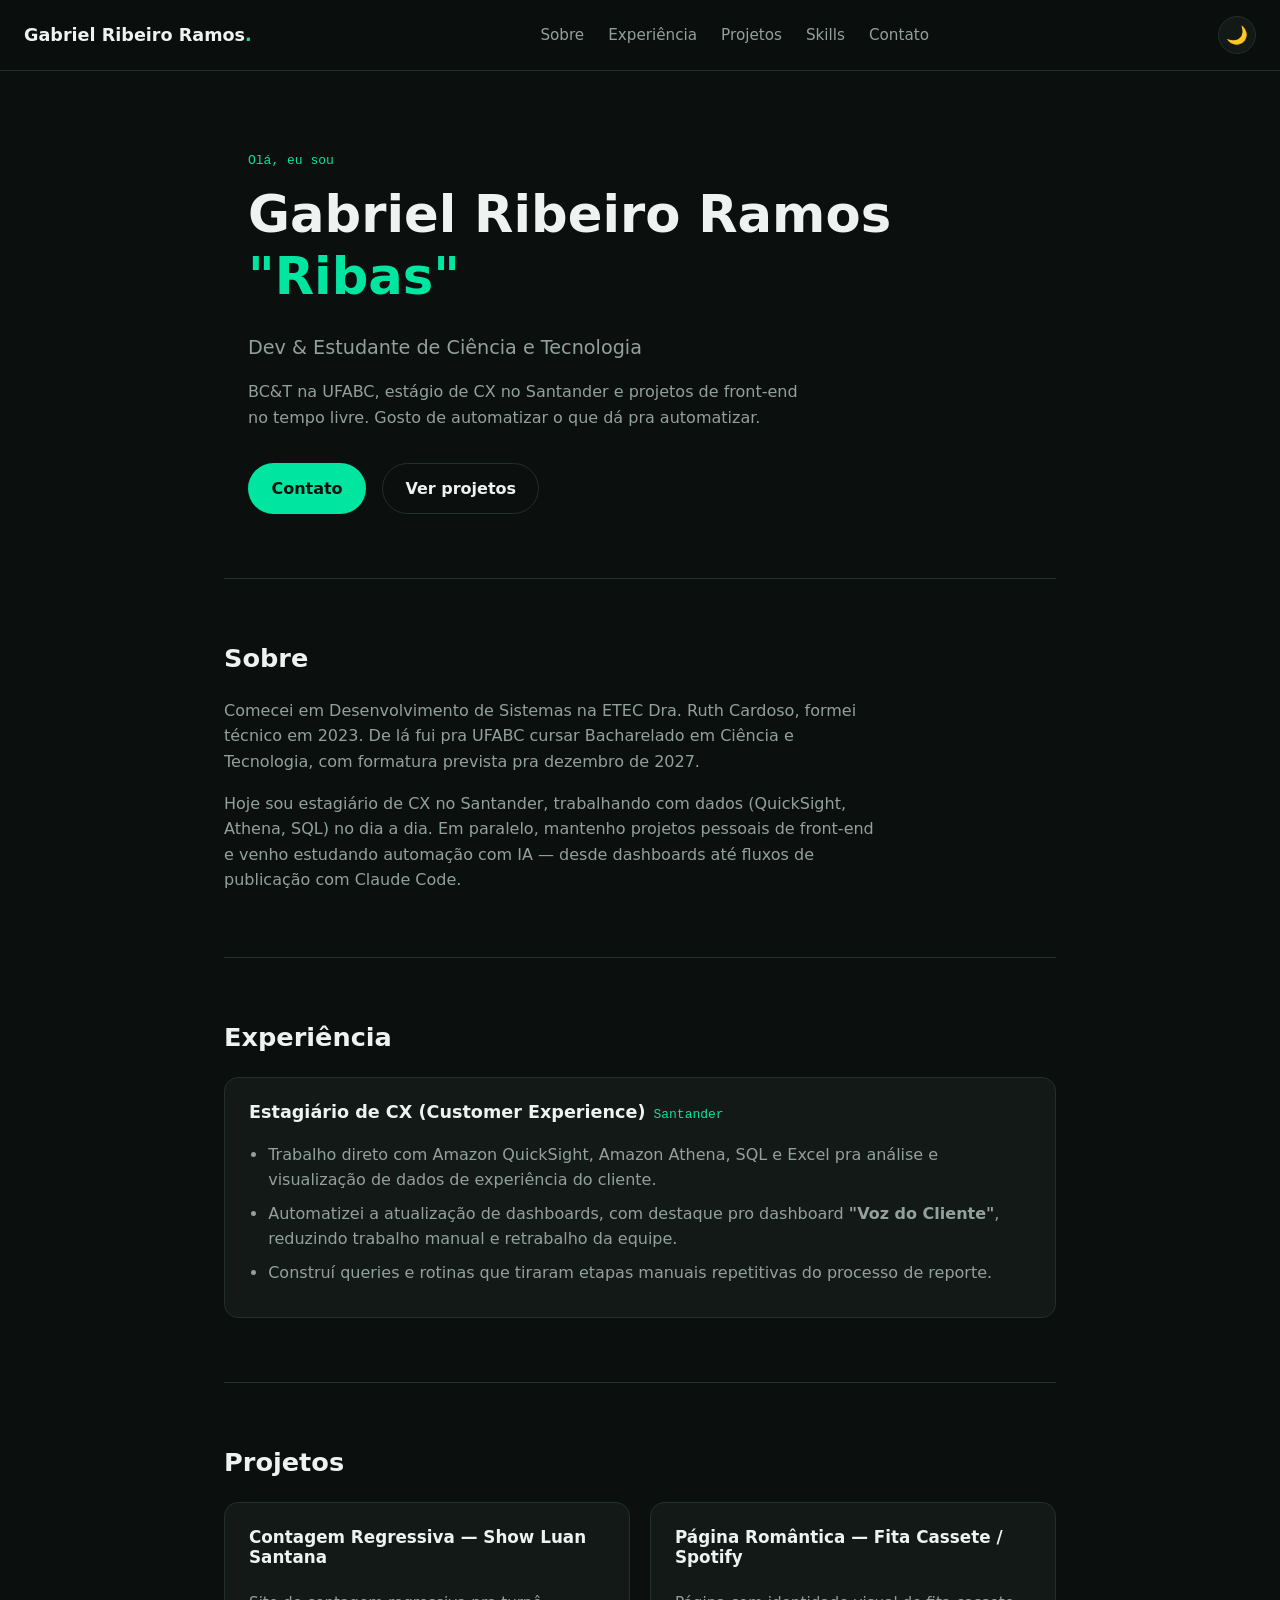
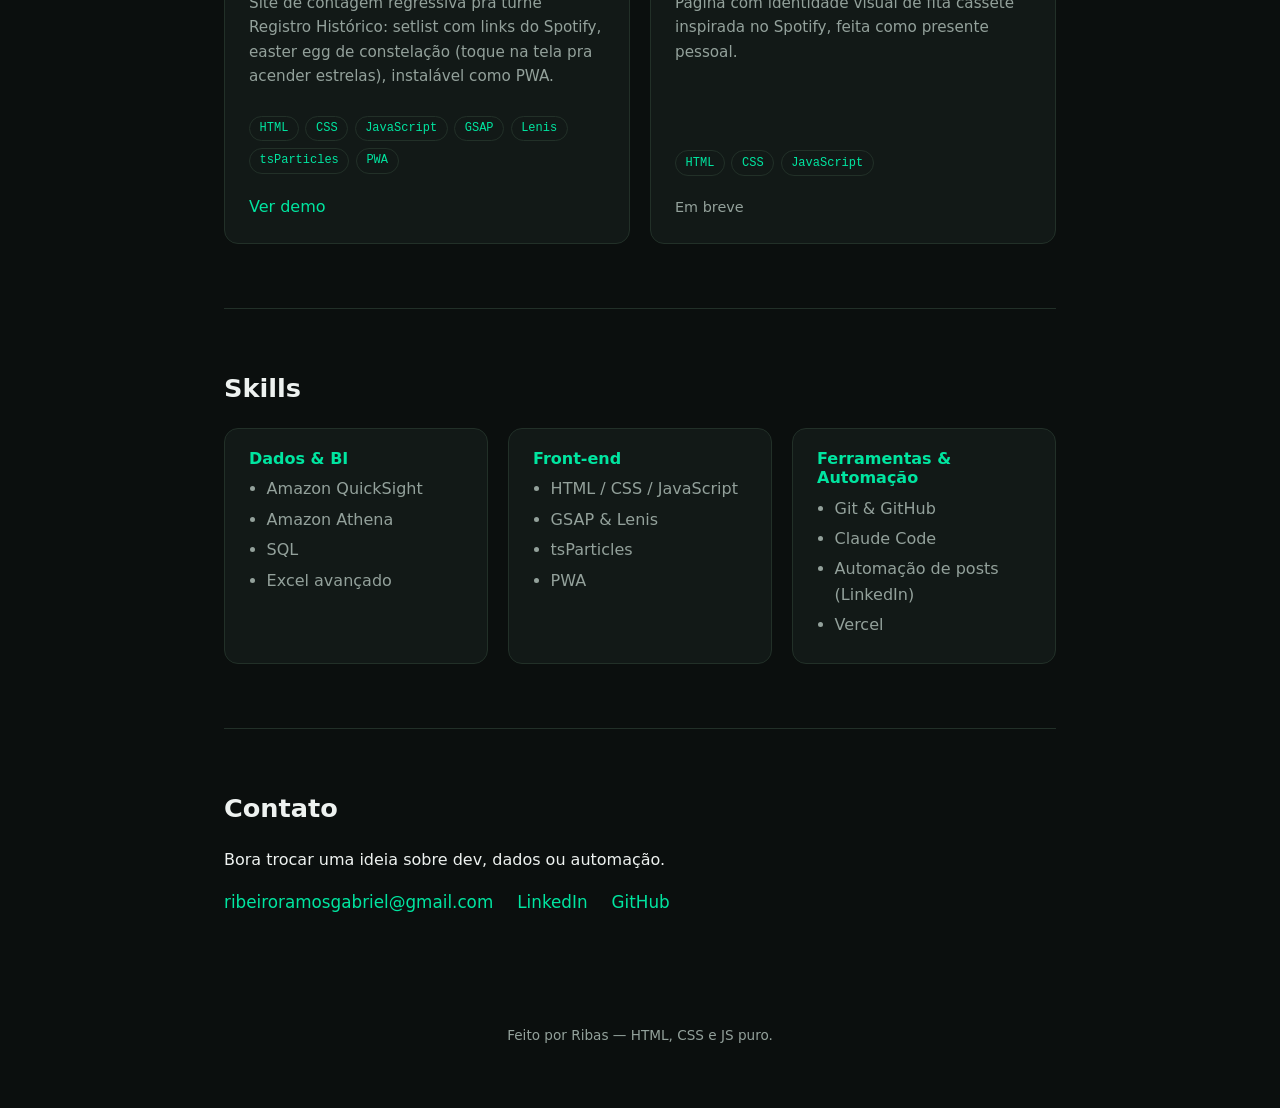
<file: index-classic.html>
<!DOCTYPE html>
<html lang="pt-BR" data-theme="dark">
<head>
<meta charset="UTF-8" />
<meta name="viewport" content="width=device-width, initial-scale=1.0" />
<title>Ribas — Dev &amp; Estudante de Ciência e Tecnologia</title>
<meta name="description" content="Portfólio de Gabriel Ribeiro Ramos (Ribas): estudante de BC&T na UFABC, estagiário de CX no Santander, dev front-end nas horas vagas." />
<meta name="theme-color" content="#0b0f0e" />

<meta property="og:type" content="website" />
<meta property="og:title" content="Ribas — Dev & Estudante de Ciência e Tecnologia" />
<meta property="og:description" content="Portfólio de Gabriel Ribeiro Ramos (Ribas): UFABC, estágio CX no Santander, projetos de front-end." />
<meta property="og:url" content="https://ribas.dev" />
<meta name="twitter:card" content="summary" />

<link rel="icon" href="data:image/svg+xml,%3Csvg xmlns='http://www.w3.org/2000/svg' viewBox='0 0 100 100'%3E%3Crect width='100' height='100' rx='20' fill='%230b0f0e'/%3E%3Ctext x='50' y='68' font-size='58' font-family='monospace' font-weight='bold' fill='%2300e5a0' text-anchor='middle'%3ER%3C/text%3E%3C/svg%3E" />

<link rel="stylesheet" href="styles-classic.css" />
</head>
<body>

<header class="topbar">
  <a class="logo" href="#top">Gabriel Ribeiro Ramos<span class="dot">.</span></a>
  <nav class="nav">
    <a href="#sobre">Sobre</a>
    <a href="#experiencia">Experiência</a>
    <a href="#projetos">Projetos</a>
    <a href="#skills">Skills</a>
    <a href="#contato">Contato</a>
  </nav>
  <button id="theme-toggle" class="theme-toggle" type="button" aria-label="Alternar tema claro/escuro">
    <span aria-hidden="true">🌙</span>
  </button>
</header>

<main>

  <section id="top" class="hero">
    <p class="eyebrow reveal">Olá, eu sou</p>
    <h1 class="reveal">Gabriel Ribeiro Ramos<br /><span class="accent">"Ribas"</span></h1>
    <p class="hero-subtitle reveal">Dev &amp; Estudante de Ciência e Tecnologia</p>
    <p class="hero-desc reveal">
      BC&amp;T na UFABC, estágio de CX no Santander e projetos de front-end
      no tempo livre. Gosto de automatizar o que dá pra automatizar.
    </p>
    <div class="hero-cta reveal">
      <a class="btn btn-primary" href="#contato">Contato</a>
      <a class="btn btn-ghost" href="#projetos">Ver projetos</a>
    </div>
  </section>

  <section id="sobre" class="section">
    <h2 class="reveal">Sobre</h2>
    <div class="about-grid">
      <p class="reveal">
        Comecei em Desenvolvimento de Sistemas na ETEC Dra. Ruth Cardoso,
        formei técnico em 2023. De lá fui pra UFABC cursar Bacharelado em
        Ciência e Tecnologia, com formatura prevista pra dezembro de 2027.
      </p>
      <p class="reveal">
        Hoje sou estagiário de CX no Santander, trabalhando com dados
        (QuickSight, Athena, SQL) no dia a dia. Em paralelo, mantenho
        projetos pessoais de front-end e venho estudando automação com IA
        — desde dashboards até fluxos de publicação com Claude Code.
      </p>
    </div>
  </section>

  <section id="experiencia" class="section">
    <h2 class="reveal">Experiência</h2>
    <article class="exp-card reveal">
      <div class="exp-head">
        <h3>Estagiário de CX (Customer Experience)</h3>
        <span class="exp-meta">Santander</span>
      </div>
      <ul class="exp-list">
        <li>Trabalho direto com Amazon QuickSight, Amazon Athena, SQL e Excel pra análise e visualização de dados de experiência do cliente.</li>
        <li>Automatizei a atualização de dashboards, com destaque pro dashboard <strong>"Voz do Cliente"</strong>, reduzindo trabalho manual e retrabalho da equipe.</li>
        <li>Construí queries e rotinas que tiraram etapas manuais repetitivas do processo de reporte.</li>
      </ul>
    </article>
  </section>

  <section id="projetos" class="section">
    <h2 class="reveal">Projetos</h2>
    <div id="projects-grid" class="projects-grid"></div>
  </section>

  <section id="skills" class="section">
    <h2 class="reveal">Skills</h2>
    <div class="skills-grid">
      <div class="skill-card reveal">
        <h3>Dados &amp; BI</h3>
        <ul>
          <li>Amazon QuickSight</li>
          <li>Amazon Athena</li>
          <li>SQL</li>
          <li>Excel avançado</li>
        </ul>
      </div>
      <div class="skill-card reveal">
        <h3>Front-end</h3>
        <ul>
          <li>HTML / CSS / JavaScript</li>
          <li>GSAP &amp; Lenis</li>
          <li>tsParticles</li>
          <li>PWA</li>
        </ul>
      </div>
      <div class="skill-card reveal">
        <h3>Ferramentas &amp; Automação</h3>
        <ul>
          <li>Git &amp; GitHub</li>
          <li>Claude Code</li>
          <li>Automação de posts (LinkedIn)</li>
          <li>Vercel</li>
        </ul>
      </div>
    </div>
  </section>

  <section id="contato" class="section contact-section">
    <h2 class="reveal">Contato</h2>
    <p class="reveal">Bora trocar uma ideia sobre dev, dados ou automação.</p>
    <div class="contact-links reveal">
      <a href="mailto:ribeiroramosgabriel@gmail.com">ribeiroramosgabriel@gmail.com</a>
      <a href="https://www.linkedin.com/in/gabriel-ribeiro-ramos-0bb00b237/" target="_blank" rel="noopener noreferrer">LinkedIn</a>
      <a href="https://github.com/ribeirou" target="_blank" rel="noopener noreferrer">GitHub</a>
    </div>
  </section>

</main>

<footer class="footer">
  <p>Feito por Ribas — HTML, CSS e JS puro.</p>
</footer>

<script src="projects-classic.js"></script>
<script src="script-classic.js"></script>
</body>
</html>
</file>
<file: styles-classic.css>
:root {
  --bg: #f6f7f6;
  --bg-elevated: #ffffff;
  --text: #10151a;
  --text-muted: #4a5560;
  --border: #dde3e0;
  --accent: #00916e;
  --accent-text: #ffffff;
  --max-width: 880px;
  --radius: 14px;
}

[data-theme="dark"] {
  --bg: #0b0f0e;
  --bg-elevated: #121917;
  --text: #eef2f0;
  --text-muted: #93a19b;
  --border: #223028;
  --accent: #00e5a0;
  --accent-text: #06140f;
}

* { box-sizing: border-box; }

html { scroll-behavior: smooth; }

body {
  margin: 0;
  background: var(--bg);
  color: var(--text);
  font-family: "Segoe UI", system-ui, -apple-system, sans-serif;
  line-height: 1.6;
  transition: background 0.2s ease, color 0.2s ease;
}

h1, h2, h3 { line-height: 1.2; margin: 0 0 0.5em; }

a { color: var(--accent); text-decoration: none; }
a:hover { text-decoration: underline; }

/* Topbar */
.topbar {
  position: sticky;
  top: 0;
  z-index: 10;
  display: flex;
  align-items: center;
  justify-content: space-between;
  padding: 1rem 1.5rem;
  background: color-mix(in srgb, var(--bg) 85%, transparent);
  backdrop-filter: blur(8px);
  border-bottom: 1px solid var(--border);
}

.logo {
  font-weight: 700;
  font-size: 1.1rem;
  color: var(--text);
}
.logo .dot { color: var(--accent); }
.logo:hover { text-decoration: none; }

.nav {
  display: none;
  gap: 1.5rem;
}
.nav a { color: var(--text-muted); font-size: 0.95rem; }
.nav a:hover { color: var(--accent); text-decoration: none; }

@media (min-width: 720px) {
  .nav { display: flex; }
}

.theme-toggle {
  background: var(--bg-elevated);
  border: 1px solid var(--border);
  border-radius: 999px;
  width: 2.4rem;
  height: 2.4rem;
  cursor: pointer;
  font-size: 1.1rem;
  display: flex;
  align-items: center;
  justify-content: center;
}

/* Layout */
main {
  max-width: var(--max-width);
  margin: 0 auto;
  padding: 0 1.5rem;
}

.section { padding: 4rem 0; border-top: 1px solid var(--border); }
.section h2 { font-size: 1.6rem; margin-bottom: 1.5rem; }

/* Hero */
.hero {
  max-width: var(--max-width);
  margin: 0 auto;
  padding: 5rem 1.5rem 4rem;
}
.eyebrow {
  color: var(--accent);
  font-family: monospace;
  margin: 0 0 0.75rem;
}
.hero h1 { font-size: clamp(2rem, 6vw, 3.2rem); }
.accent { color: var(--accent); }
.hero-subtitle {
  font-size: 1.2rem;
  color: var(--text-muted);
  margin: 0.5rem 0 1rem;
}
.hero-desc { max-width: 55ch; color: var(--text-muted); }
.hero-cta { display: flex; gap: 1rem; margin-top: 2rem; flex-wrap: wrap; }

.btn {
  display: inline-block;
  padding: 0.75rem 1.4rem;
  border-radius: 999px;
  font-weight: 600;
  border: 1px solid transparent;
}
.btn:hover { text-decoration: none; }
.btn-primary { background: var(--accent); color: var(--accent-text); }
.btn-primary:hover { opacity: 0.9; }
.btn-ghost { border-color: var(--border); color: var(--text); }
.btn-ghost:hover { border-color: var(--accent); color: var(--accent); }

/* About */
.about-grid { display: grid; gap: 1rem; color: var(--text-muted); }
.about-grid p { margin: 0; max-width: 65ch; }

/* Experience */
.exp-card {
  background: var(--bg-elevated);
  border: 1px solid var(--border);
  border-radius: var(--radius);
  padding: 1.5rem;
}
.exp-head {
  display: flex;
  flex-wrap: wrap;
  align-items: baseline;
  gap: 0.5rem;
  margin-bottom: 1rem;
}
.exp-head h3 { margin: 0; font-size: 1.1rem; }
.exp-meta { color: var(--accent); font-family: monospace; }
.exp-list { margin: 0; padding-left: 1.2rem; color: var(--text-muted); }
.exp-list li { margin-bottom: 0.5rem; }

/* Projects */
.projects-grid {
  display: grid;
  gap: 1.25rem;
  grid-template-columns: 1fr;
}
@media (min-width: 640px) {
  .projects-grid { grid-template-columns: 1fr 1fr; }
}

.project-card {
  background: var(--bg-elevated);
  border: 1px solid var(--border);
  border-radius: var(--radius);
  padding: 1.5rem;
  display: flex;
  flex-direction: column;
}
.project-card h3 { font-size: 1.05rem; }
.project-card p { color: var(--text-muted); font-size: 0.95rem; flex-grow: 1; }

.stack-list {
  list-style: none;
  display: flex;
  flex-wrap: wrap;
  gap: 0.4rem;
  padding: 0;
  margin: 0.75rem 0;
}
.stack-list li {
  font-size: 0.75rem;
  font-family: monospace;
  color: var(--accent);
  border: 1px solid var(--border);
  border-radius: 999px;
  padding: 0.15rem 0.6rem;
}

.project-links { display: flex; gap: 1rem; margin-top: 0.5rem; }
.project-links .muted { color: var(--text-muted); font-size: 0.9rem; }

/* Skills */
.skills-grid {
  display: grid;
  gap: 1.25rem;
  grid-template-columns: 1fr;
}
@media (min-width: 720px) {
  .skills-grid { grid-template-columns: repeat(3, 1fr); }
}
.skill-card {
  background: var(--bg-elevated);
  border: 1px solid var(--border);
  border-radius: var(--radius);
  padding: 1.25rem 1.5rem;
}
.skill-card h3 { font-size: 1rem; color: var(--accent); }
.skill-card ul { margin: 0; padding-left: 1.1rem; color: var(--text-muted); }
.skill-card li { margin-bottom: 0.3rem; }

/* Contact */
.contact-links { display: flex; flex-wrap: wrap; gap: 1.5rem; font-size: 1.05rem; }

.footer {
  text-align: center;
  color: var(--text-muted);
  font-size: 0.85rem;
  padding: 2rem 1.5rem 3rem;
}

/* Scroll reveal */
.reveal {
  opacity: 0;
  transform: translateY(16px);
  transition: opacity 0.6s ease, transform 0.6s ease;
}
.reveal.is-visible {
  opacity: 1;
  transform: translateY(0);
}

@media (prefers-reduced-motion: reduce) {
  html { scroll-behavior: auto; }
  .reveal {
    opacity: 1;
    transform: none;
    transition: none;
  }
}
</file>
